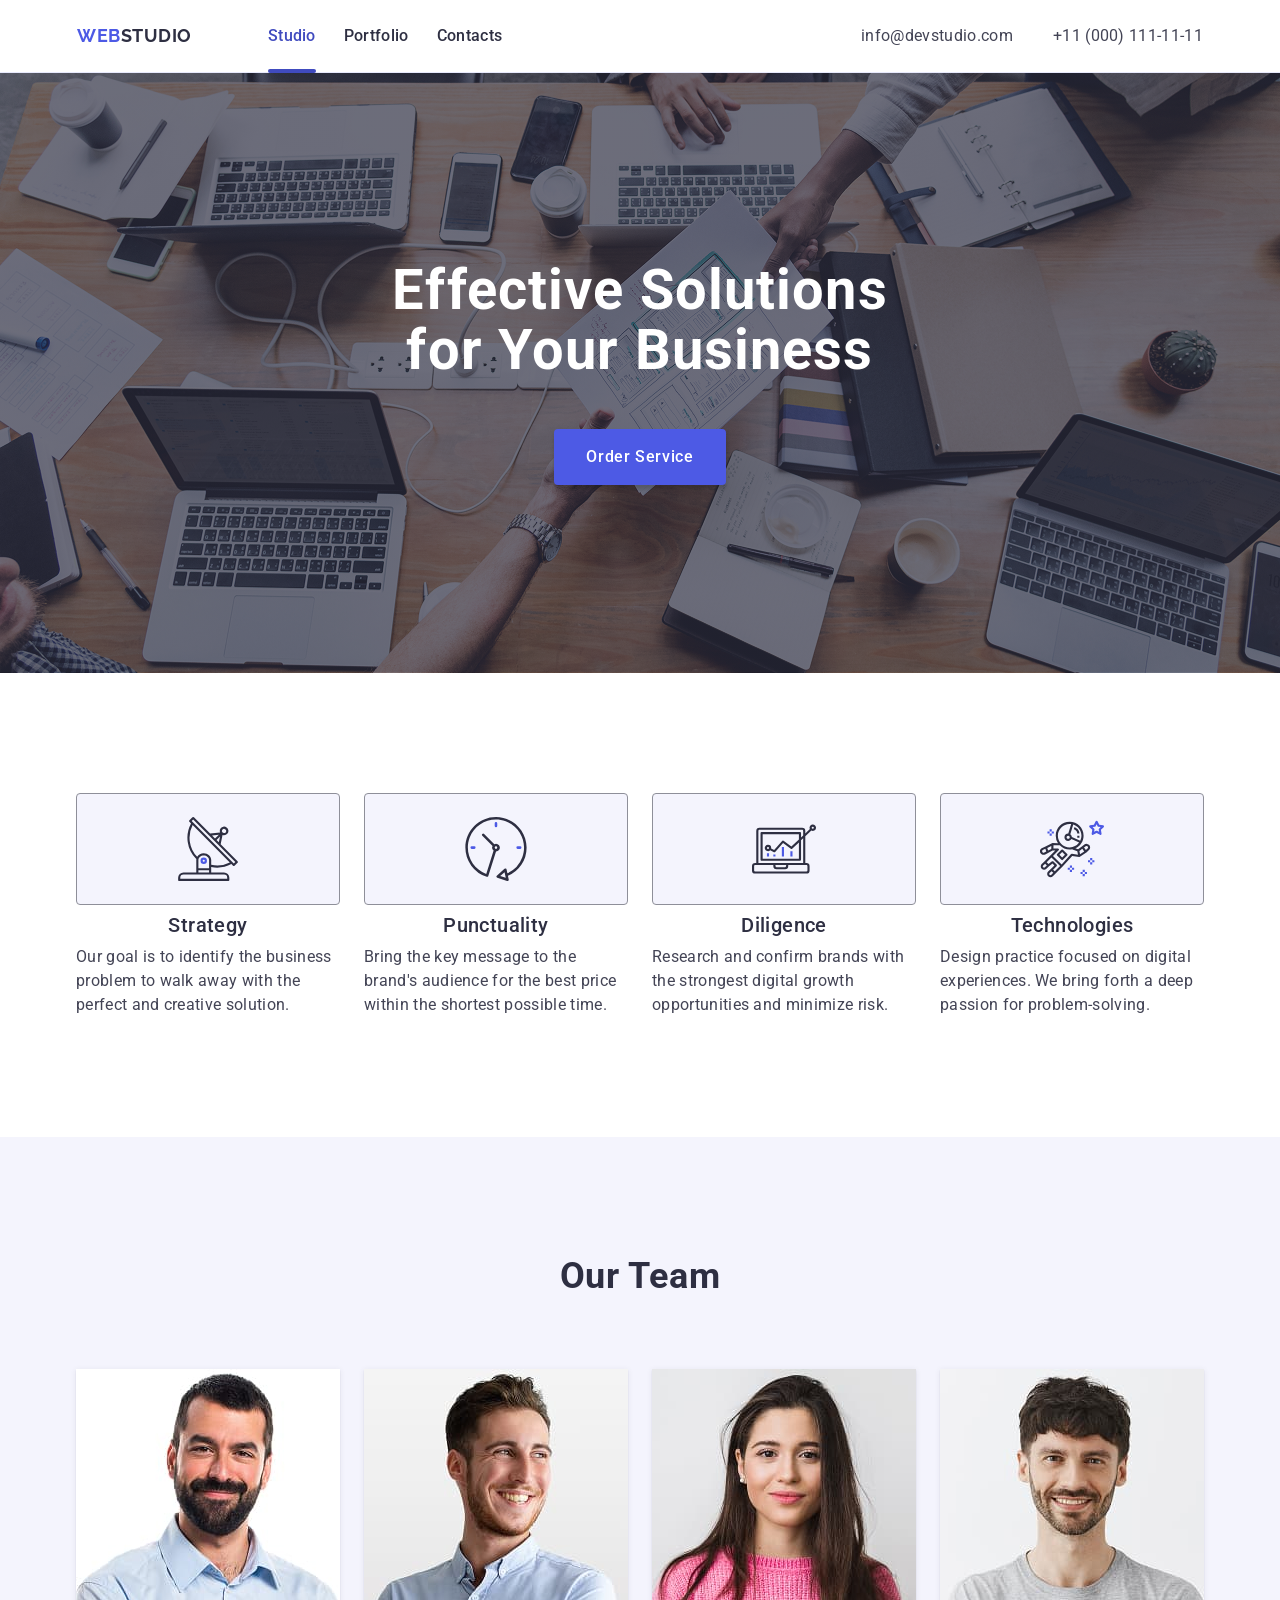
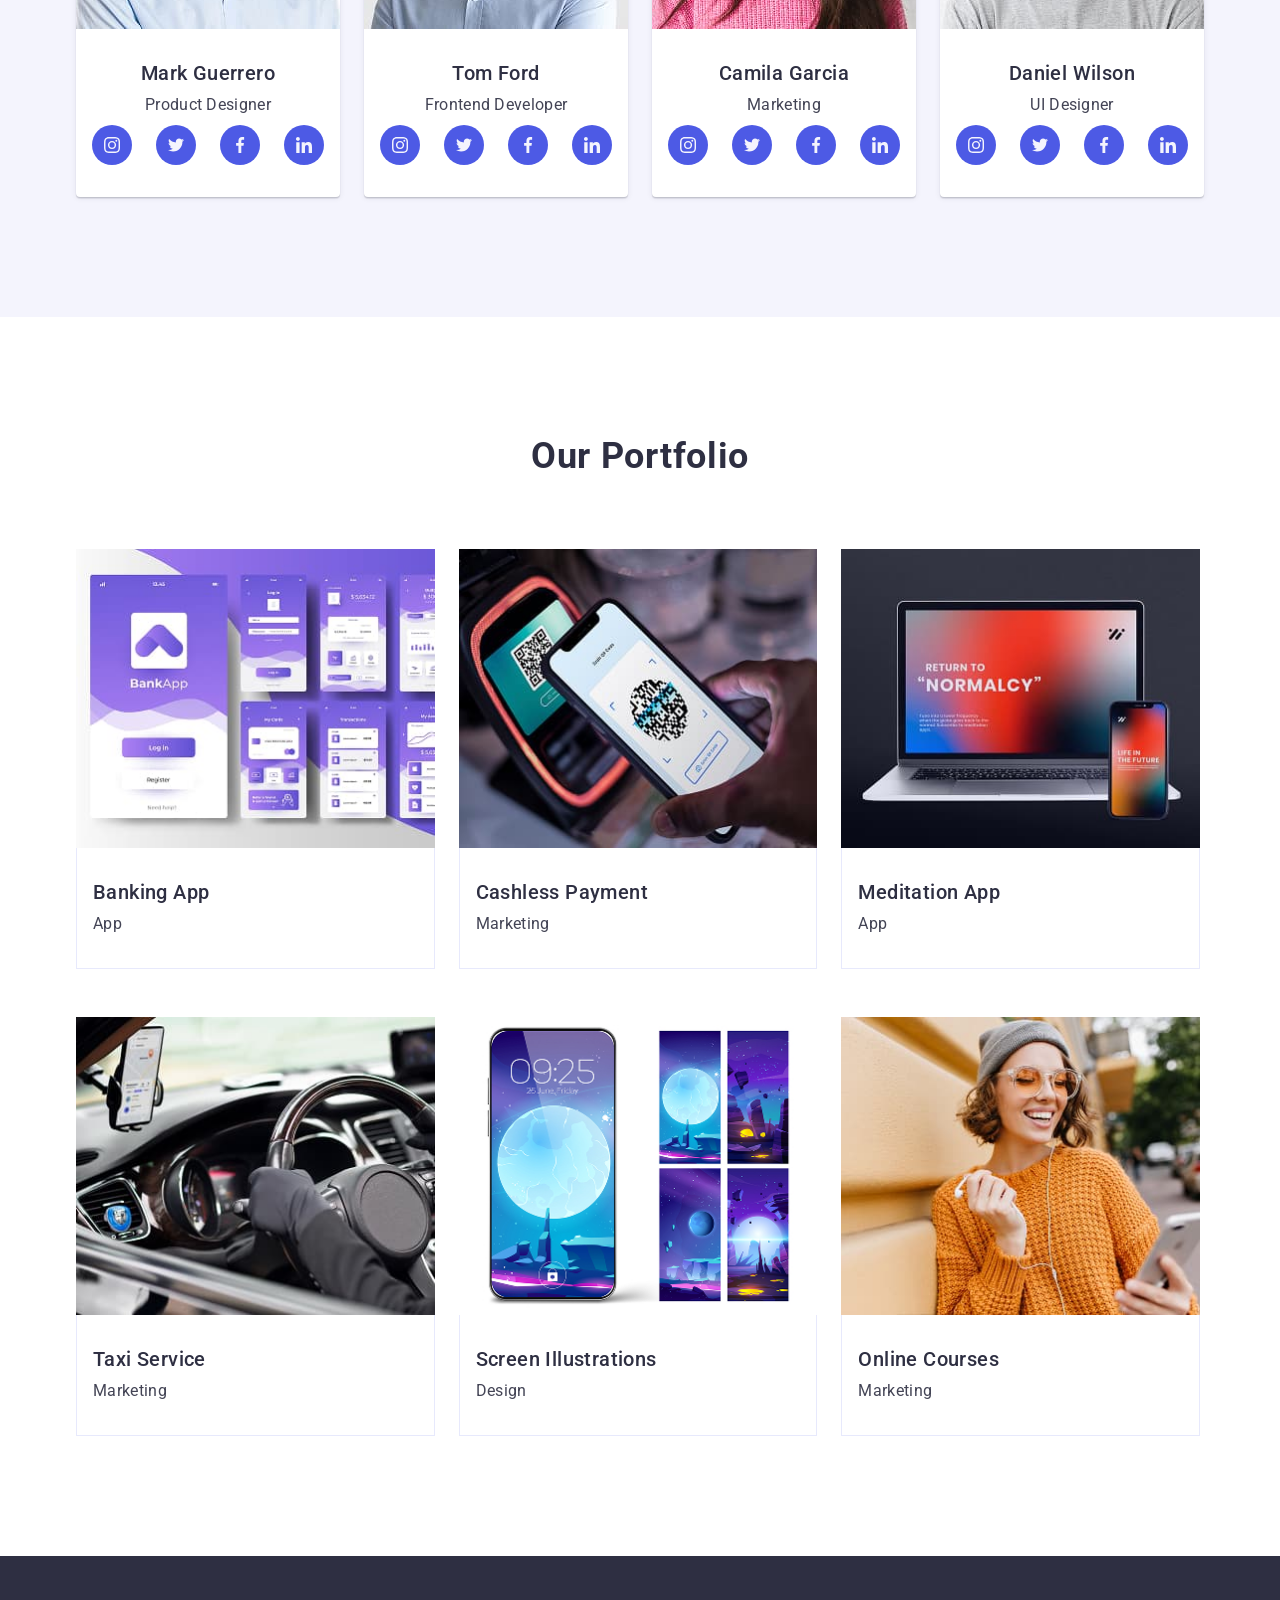
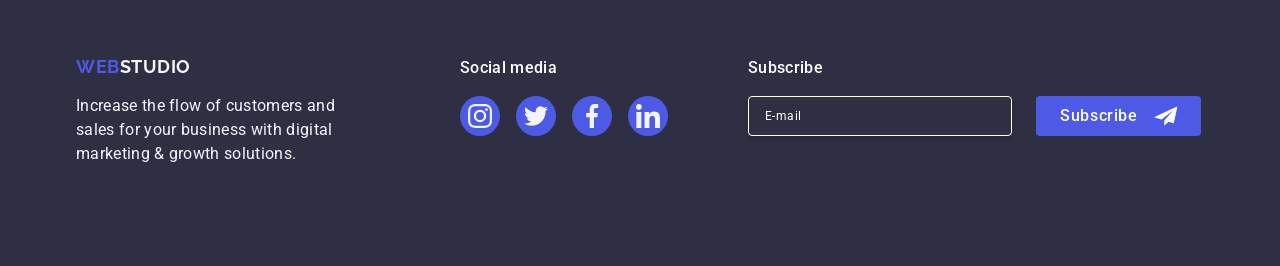
<file: index.html>
<!DOCTYPE html>
<html lang="en">
  <head>
    <meta charset="UTF-8" />
    <meta name="viewport" content="width=device-width, initial-scale=1.0" />
    <title>WebStudio</title>
    <link
      rel="stylesheet"
      href="https://cdn.jsdelivr.net/npm/modern-normalize@2.0.0/modern-normalize.min.css"
    />
    <link rel="preconnect" href="https://fonts.googleapis.com" />
    <link rel="preconnect" href="https://fonts.gstatic.com" crossorigin />
    <link
      href="https://fonts.googleapis.com/css2?family=Borel&family=Raleway:ital,wght@0,700;1,700&family=Roboto:ital,wght@0,400;0,500;0,700;1,400;1,500;1,700&display=swap"
      rel="stylesheet"
    />
    <link rel="stylesheet" href="./css/styles.css" />
  </head>
  <body>
    <!-- header -->
    <header class="header">
      <div class="container header-container">
        <nav class="nav">
          <a href="./index.html" class="header-logo"
            >Web<span class="header-logo-accent">Studio</span></a
          >
          <ul class="nav-list">
            <li>
              <a href="./index.html" class="nav-link current-link">Studio</a>
            </li>
            <li><a href="" class="nav-link">Portfolio</a></li>
            <li><a href="" class="nav-link">Contacts</a></li>
          </ul>
        </nav>

        <address class="address">
          <ul class="address-list">
            <li>
              <a href="mailto:info@devstudio.com" class="contacts-link"
                >info@devstudio.com</a
              >
            </li>
            <li>
              <a href="tel:+110001111111" class="contacts-link"
                >+11 (000) 111-11-11</a
              >
            </li>
          </ul>
        </address>
        <button type="button" class="menu-button">
          <svg class="menu-icon" width="24" height="24">
            <use href="./images/icons.svg#icon-menu"></use>
          </svg>
        </button>
      </div>

      <!-- Modal menu -->
      <div class="mobile-menu">
        <div class="container mobile-menu-container">
          <button type="button" class="mobile-menu-close">
            <svg class="button-icon" width="8" height="8">
              <use href="./images/icons.svg#icon-close"></use>
            </svg>
          </button>
          <nav class="mob-nav">
            <ul class="mob-nav-list">
              <li>
                <a href="./index.html" class="mob-nav-link current-link"
                  >Studio</a
                >
              </li>
              <li><a href="" class="mob-nav-link">Portfolio</a></li>
              <li><a href="" class="mob-nav-link">Contacts</a></li>
            </ul>
          </nav>
          <div class="mobile-footer">
            <address>
              <ul class="mob-address-list">
                <li>
                  <a
                    href="tel:+110001111111"
                    class="mob-address-link accent-link"
                    >+11 (000) 111-11-11</a
                  >
                </li>
                <li>
                  <a href="mailto:info@devstudio.com" class="mob-address-link"
                    >info@devstudio.com</a
                  >
                </li>
              </ul>
            </address>

            <ul class="social-list">
              <li class="social-item">
                <a class="social-link big" href="">
                  <svg class="social-icon" width="24" height="24">
                    <use href="./images/icons.svg#icon-instagram"></use>
                  </svg>
                </a>
              </li>
              <li class="social-item">
                <a class="social-link big" href="">
                  <svg class="social-icon" width="24" height="24">
                    <use href="./images/icons.svg#icon-twitter"></use>
                  </svg>
                </a>
              </li>
              <li class="social-item">
                <a class="social-link big" href="">
                  <svg class="social-icon" width="24" height="24">
                    <use href="./images/icons.svg#icon-facebook"></use>
                  </svg>
                </a>
              </li>
              <li class="social-item">
                <a class="social-link big" href="">
                  <svg class="social-icon" width="24" height="24">
                    <use href="./images/icons.svg#icon-linkedin"></use>
                  </svg>
                </a>
              </li>
            </ul>
          </div>
        </div>
      </div>
    </header>

    <main>
      <!-- section hero -->
      <section class="section-hero">
        <div class="container">
          <h1 class="hero-title">Effective Solutions for Your Business</h1>
          <button type="button" class="button-hero">Order Service</button>
        </div>
      </section>

      <!-- section advantages -->
      <section class="section section-advantages">
        <div class="container">
          <h2 class="section-title visually-hidden">Advantages</h2>
          <ul class="advantages-list">
            <li class="advantages-item">
              <div class="icon-container">
                <svg class="advantages-icon" width="64" height="64">
                  <use href="./images/icons.svg#icon-antenna"></use>
                </svg>
              </div>
              <h3 class="advantages-title">Strategy</h3>
              <p class="advantages-text">
                Our goal is to identify the business problem to walk away with
                the perfect and creative solution.
              </p>
            </li>
            <li class="advantages-item">
              <div class="icon-container">
                <svg class="advantages-icon" width="64" height="64">
                  <use href="./images/icons.svg#icon-clock"></use>
                </svg>
              </div>
              <h3 class="advantages-title">Punctuality</h3>
              <p class="advantages-text">
                Bring the key message to the brand's audience for the best price
                within the shortest possible time.
              </p>
            </li>
            <li class="advantages-item">
              <div class="icon-container">
                <svg class="advantages-icon" width="64" height="64">
                  <use href="./images/icons.svg#icon-diagram"></use>
                </svg>
              </div>
              <h3 class="advantages-title">Diligence</h3>
              <p class="advantages-text">
                Research and confirm brands with the strongest digital growth
                opportunities and minimize risk.
              </p>
            </li>
            <li class="advantages-item">
              <div class="icon-container">
                <svg class="advantages-icon" width="64" height="64">
                  <use href="./images/icons.svg#icon-astronaut"></use>
                </svg>
              </div>
              <h3 class="advantages-title">Technologies</h3>
              <p class="advantages-text">
                Design practice focused on digital experiences. We bring forth a
                deep passion for problem-solving.
              </p>
            </li>
          </ul>
        </div>
      </section>

      <!-- section our team -->
      <section class="section section-team">
        <div class="container">
          <h2 class="section-title">Our Team</h2>
          <ul class="team-list">
            <li class="team-item">
              <img
                src="./images/team1.jpg"
                srcset="./images/team1.jpg 1x, ./images/team1_2x.jpg 2x"
                alt="Mark Guerrero's photo"
                width="264"
                height="260"
              />
              <div class="team-information">
                <h3 class="team-title">Mark Guerrero</h3>
                <p class="team-text">Product Designer</p>
                <ul class="social-list">
                  <li class="social-item">
                    <a class="social-link" href="">
                      <svg class="social-icon" width="16" height="16">
                        <use href="./images/icons.svg#icon-instagram"></use>
                      </svg>
                    </a>
                  </li>
                  <li class="social-item">
                    <a class="social-link" href="">
                      <svg class="social-icon" width="16" height="16">
                        <use href="./images/icons.svg#icon-twitter"></use>
                      </svg>
                    </a>
                  </li>
                  <li class="social-item">
                    <a class="social-link" href="">
                      <svg class="social-icon" width="16" height="16">
                        <use href="./images/icons.svg#icon-facebook"></use>
                      </svg>
                    </a>
                  </li>
                  <li class="social-item">
                    <a class="social-link" href="">
                      <svg class="social-icon" width="16" height="16">
                        <use href="./images/icons.svg#icon-linkedin"></use>
                      </svg>
                    </a>
                  </li>
                </ul>
              </div>
            </li>
            <li class="team-item">
              <img
                src="./images/team2.jpg"
                srcset="./images/team2.jpg 1x, ./images/team2_2x.jpg 2x"
                alt="Tom Ford's photo"
                width="264"
                height="260"
              />
              <div class="team-information">
                <h3 class="team-title">Tom Ford</h3>
                <p class="team-text">Frontend Developer</p>
                <ul class="social-list">
                  <li class="social-item">
                    <a class="social-link" href="">
                      <svg class="social-icon" width="16" height="16">
                        <use href="./images/icons.svg#icon-instagram"></use>
                      </svg>
                    </a>
                  </li>
                  <li class="social-item">
                    <a class="social-link" href="">
                      <svg class="social-icon" width="16" height="16">
                        <use href="./images/icons.svg#icon-twitter"></use>
                      </svg>
                    </a>
                  </li>
                  <li class="social-item">
                    <a class="social-link" href="">
                      <svg class="social-icon" width="16" height="16">
                        <use href="./images/icons.svg#icon-facebook"></use>
                      </svg>
                    </a>
                  </li>
                  <li class="social-item">
                    <a class="social-link" href="">
                      <svg class="social-icon" width="16" height="16">
                        <use href="./images/icons.svg#icon-linkedin"></use>
                      </svg>
                    </a>
                  </li>
                </ul>
              </div>
            </li>
            <li class="team-item">
              <img
                src="./images/team3.jpg"
                srcset="./images/team3.jpg 1x, ./images/team3_2x.jpg 2x"
                alt="Camila Garcia's photo"
                width="264"
                height="260"
              />
              <div class="team-information">
                <h3 class="team-title">Camila Garcia</h3>
                <p class="team-text">Marketing</p>
                <ul class="social-list">
                  <li class="social-item">
                    <a class="social-link" href="">
                      <svg class="social-icon" width="16" height="16">
                        <use href="./images/icons.svg#icon-instagram"></use>
                      </svg>
                    </a>
                  </li>
                  <li class="social-item">
                    <a class="social-link" href="">
                      <svg class="social-icon" width="16" height="16">
                        <use href="./images/icons.svg#icon-twitter"></use>
                      </svg>
                    </a>
                  </li>
                  <li class="social-item">
                    <a class="social-link" href="">
                      <svg class="social-icon" width="16" height="16">
                        <use href="./images/icons.svg#icon-facebook"></use>
                      </svg>
                    </a>
                  </li>
                  <li class="social-item">
                    <a class="social-link" href="">
                      <svg class="social-icon" width="16" height="16">
                        <use href="./images/icons.svg#icon-linkedin"></use>
                      </svg>
                    </a>
                  </li>
                </ul>
              </div>
            </li>
            <li class="team-item">
              <img
                src="./images/team4.jpg"
                srcset="./images/team4.jpg 1x, ./images/team4_2x.jpg 2x"
                alt="Daniel Wilson's photo"
                width="264"
                height="260"
              />
              <div class="team-information">
                <h3 class="team-title">Daniel Wilson</h3>
                <p class="team-text">UI Designer</p>
                <ul class="social-list">
                  <li class="social-item">
                    <a class="social-link" href="">
                      <svg class="social-icon" width="16" height="16">
                        <use href="./images/icons.svg#icon-instagram"></use>
                      </svg>
                    </a>
                  </li>
                  <li class="social-item">
                    <a class="social-link" href="">
                      <svg class="social-icon" width="16" height="16">
                        <use href="./images/icons.svg#icon-twitter"></use>
                      </svg>
                    </a>
                  </li>
                  <li class="social-item">
                    <a class="social-link" href="">
                      <svg class="social-icon" width="16" height="16">
                        <use href="./images/icons.svg#icon-facebook"></use>
                      </svg>
                    </a>
                  </li>
                  <li class="social-item">
                    <a class="social-link" href="">
                      <svg class="social-icon" width="16" height="16">
                        <use href="./images/icons.svg#icon-linkedin"></use>
                      </svg>
                    </a>
                  </li>
                </ul>
              </div>
            </li>
          </ul>
        </div>
      </section>

      <!-- section portfolio-->
      <section class="section-portfolio section">
        <div class="container">
          <h2 class="section-title">Our Portfolio</h2>
          <ul class="portfolio-list">
            <li class="portfolio-item">
              <div class="portfolio-img">
                <img
                  src="./images/portfolio1.jpg"
                  srcset="
                    ./images/portfolio1.jpg    1x,
                    ./images/portfolio1_2x.jpg 2x
                  "
                  alt="Banking App"
                  width="360"
                />
                <p class="overlay">
                  14 Stylish and User-Friendly App Design Concepts · Task
                  Manager App · Calorie Tracker App · Exotic Fruit Ecommerce App
                  · Cloud Storage App
                </p>
              </div>
              <div class="portfolio-card">
                <h3 class="portfolio-title">Banking App</h3>
                <p class="portfolio-text">App</p>
              </div>
            </li>
            <li class="portfolio-item">
              <div class="portfolio-img">
                <img
                  src="./images/portfolio2.jpg"
                  srcset="
                    ./images/portfolio2.jpg    1x,
                    ./images/portfolio2_2x.jpg 2x
                  "
                  alt="Cashless Payment"
                  width="360"
                />
                <p class="overlay">
                  14 Stylish and User-Friendly App Design Concepts · Task
                  Manager App · Calorie Tracker App · Exotic Fruit Ecommerce App
                  · Cloud Storage App
                </p>
              </div>
              <div class="portfolio-card">
                <h3 class="portfolio-title">Cashless Payment</h3>
                <p class="portfolio-text">Marketing</p>
              </div>
            </li>
            <li class="portfolio-item">
              <div class="portfolio-img">
                <img
                  src="./images/portfolio3.jpg"
                  srcset="
                    ./images/portfolio3.jpg    1x,
                    ./images/portfolio3_2x.jpg 2x
                  "
                  alt="Meditation App"
                  width="360"
                />
                <p class="overlay">
                  14 Stylish and User-Friendly App Design Concepts · Task
                  Manager App · Calorie Tracker App · Exotic Fruit Ecommerce App
                  · Cloud Storage App
                </p>
              </div>
              <div class="portfolio-card">
                <h3 class="portfolio-title">Meditation App</h3>
                <p class="portfolio-text">App</p>
              </div>
            </li>
            <li class="portfolio-item">
              <div class="portfolio-img">
                <img
                  src="./images/portfolio4.jpg"
                  srcset="
                    ./images/portfolio4.jpg    1x,
                    ./images/portfolio4_2x.jpg 2x
                  "
                  alt="Taxi Service"
                  width="360"
                />
                <p class="overlay">
                  14 Stylish and User-Friendly App Design Concepts · Task
                  Manager App · Calorie Tracker App · Exotic Fruit Ecommerce App
                  · Cloud Storage App
                </p>
              </div>
              <div class="portfolio-card">
                <h3 class="portfolio-title">Taxi Service</h3>
                <p class="portfolio-text">Marketing</p>
              </div>
            </li>
            <li class="portfolio-item">
              <div class="portfolio-img">
                <img
                  src="./images/portfolio5.jpg"
                  srcset="
                    ./images/portfolio5.jpg    1x,
                    ./images/portfolio5_2x.jpg 2x
                  "
                  alt="Screen Illustrations"
                  width="360"
                />
                <p class="overlay">
                  14 Stylish and User-Friendly App Design Concepts · Task
                  Manager App · Calorie Tracker App · Exotic Fruit Ecommerce App
                  · Cloud Storage App
                </p>
              </div>
              <div class="portfolio-card">
                <h3 class="portfolio-title">Screen Illustrations</h3>
                <p class="portfolio-text">Design</p>
              </div>
            </li>
            <li class="portfolio-item">
              <div class="portfolio-img">
                <img
                  src="./images/portfolio6.jpg"
                  srcset="
                    ./images/portfolio6.jpg    1x,
                    ./images/portfolio6_2x.jpg 2x
                  "
                  alt="Online Courses"
                  width="360"
                />
                <p class="overlay">
                  14 Stylish and User-Friendly App Design Concepts · Task
                  Manager App · Calorie Tracker App · Exotic Fruit Ecommerce App
                  · Cloud Storage App
                </p>
              </div>
              <div class="portfolio-card">
                <h3 class="portfolio-title">Online Courses</h3>
                <p class="portfolio-text">Marketing</p>
              </div>
            </li>
          </ul>
        </div>
      </section>
    </main>

    <!-- footer -->
    <footer class="footer">
      <div class="container footer-content">
        <div class="left-content">
          <a href="/" class="footer-logo"
            >Web<span class="footer-logo-accent">Studio</span></a
          >
          <p class="footer-text">
            Increase the flow of customers and sales for your business with
            digital marketing & growth solutions.
          </p>
        </div>
        <div class="middle-content">
          <p class="social-text">Social media</p>
          <ul class="social-list footer-social">
            <li class="social-item">
              <a class="social-link big" href="">
                <svg class="social-icon" width="24" height="24">
                  <use href="./images/icons.svg#icon-instagram"></use>
                </svg>
              </a>
            </li>
            <li class="social-item">
              <a class="social-link big" href="">
                <svg class="social-icon" width="24" height="24">
                  <use href="./images/icons.svg#icon-twitter"></use>
                </svg>
              </a>
            </li>
            <li class="social-item">
              <a class="social-link big" href="">
                <svg class="social-icon" width="24" height="24">
                  <use href="./images/icons.svg#icon-facebook"></use>
                </svg>
              </a>
            </li>
            <li class="social-item">
              <a class="social-link big" href="">
                <svg class="social-icon" width="24" height="24">
                  <use href="./images/icons.svg#icon-linkedin"></use>
                </svg>
              </a>
            </li>
          </ul>
        </div>
        <div class="right-content">
          <p class="form-text">Subscribe</p>
          <form class="subscribe-form">
            <label for="subscribe" class="subscribe-label">
              <input
                id="subscribe"
                name="subscribe"
                type="email"
                placeholder="E-mail"
                class="subscribe-input"
              />
            </label>
            <button type="submit" class="subscribe-button">
              Subscribe
              <svg class="subscribe-icon" width="24" height="24">
                <use href="./images/icons.svg#icon-plane"></use>
              </svg>
            </button>
          </form>
        </div>
      </div>
    </footer>

    <!-- Modal window -->
    <div class="modal-overlay">
      <div class="modal">
        <button type="button" class="close-modal-button">
          <svg class="button-icon" width="8" height="8">
            <use href="./images/icons.svg#icon-close"></use>
          </svg>
        </button>
        <p class="modal-text">Leave your contacts and we will call you back</p>
        <form class="modal-form">
          <div class="modal-field">
            <label class="input-label" for="user-name"> Name </label>
            <div class="input-container">
              <input
                id="user-name"
                type="text"
                name="user-name"
                class="form-input"
              />
              <svg class="input-icon" width="18" height="24">
                <use href="./images/icons.svg#icon-person"></use>
              </svg>
            </div>
          </div>
          <div class="modal-field">
            <label class="input-label" for="phone">Phone </label>
            <div class="input-container">
              <input id="phone" type="tel" name="phone" class="form-input" />
              <svg class="input-icon" width="18" height="24">
                <use href="./images/icons.svg#icon-phone"></use>
              </svg>
            </div>
          </div>
          <div class="modal-field">
            <label class="input-label" for="email">Email </label>
            <div class="input-container">
              <input id="email" type="email" name="email" class="form-input" />
              <svg class="input-icon" width="18" height="24">
                <use href="./images/icons.svg#icon-email"></use>
              </svg>
            </div>
          </div>
          <div class="modal-field last-field">
            <label for="user-comment" class="input-label"> Comment </label>
            <textarea
              id="user-comment"
              name="user-comment"
              placeholder="Text input"
              class="form-textarea"
            ></textarea>
          </div>
          <div class="modal-field agreement-field">
            <input
              id="user-privacy"
              type="checkbox"
              name="user-privacy"
              value="true"
              class="form-checkbox visually-hidden"
            />
            <label for="user-privacy" class="form-agreement">
              <span class="custom-checkbox">
                <svg class="check-icon" width="10" height="8">
                  <use href="./images/icons.svg#icon-check"></use>
                </svg>
              </span>
              I accept the terms and conditions of the
              <a href="" class="agreement-link">Privacy Policy</a>
            </label>
          </div>
          <button class="form-button" type="submit">Send</button>
        </form>
      </div>
    </div>

    <script src="js/index.js" defer></script>
  </body>
</html>
</file>
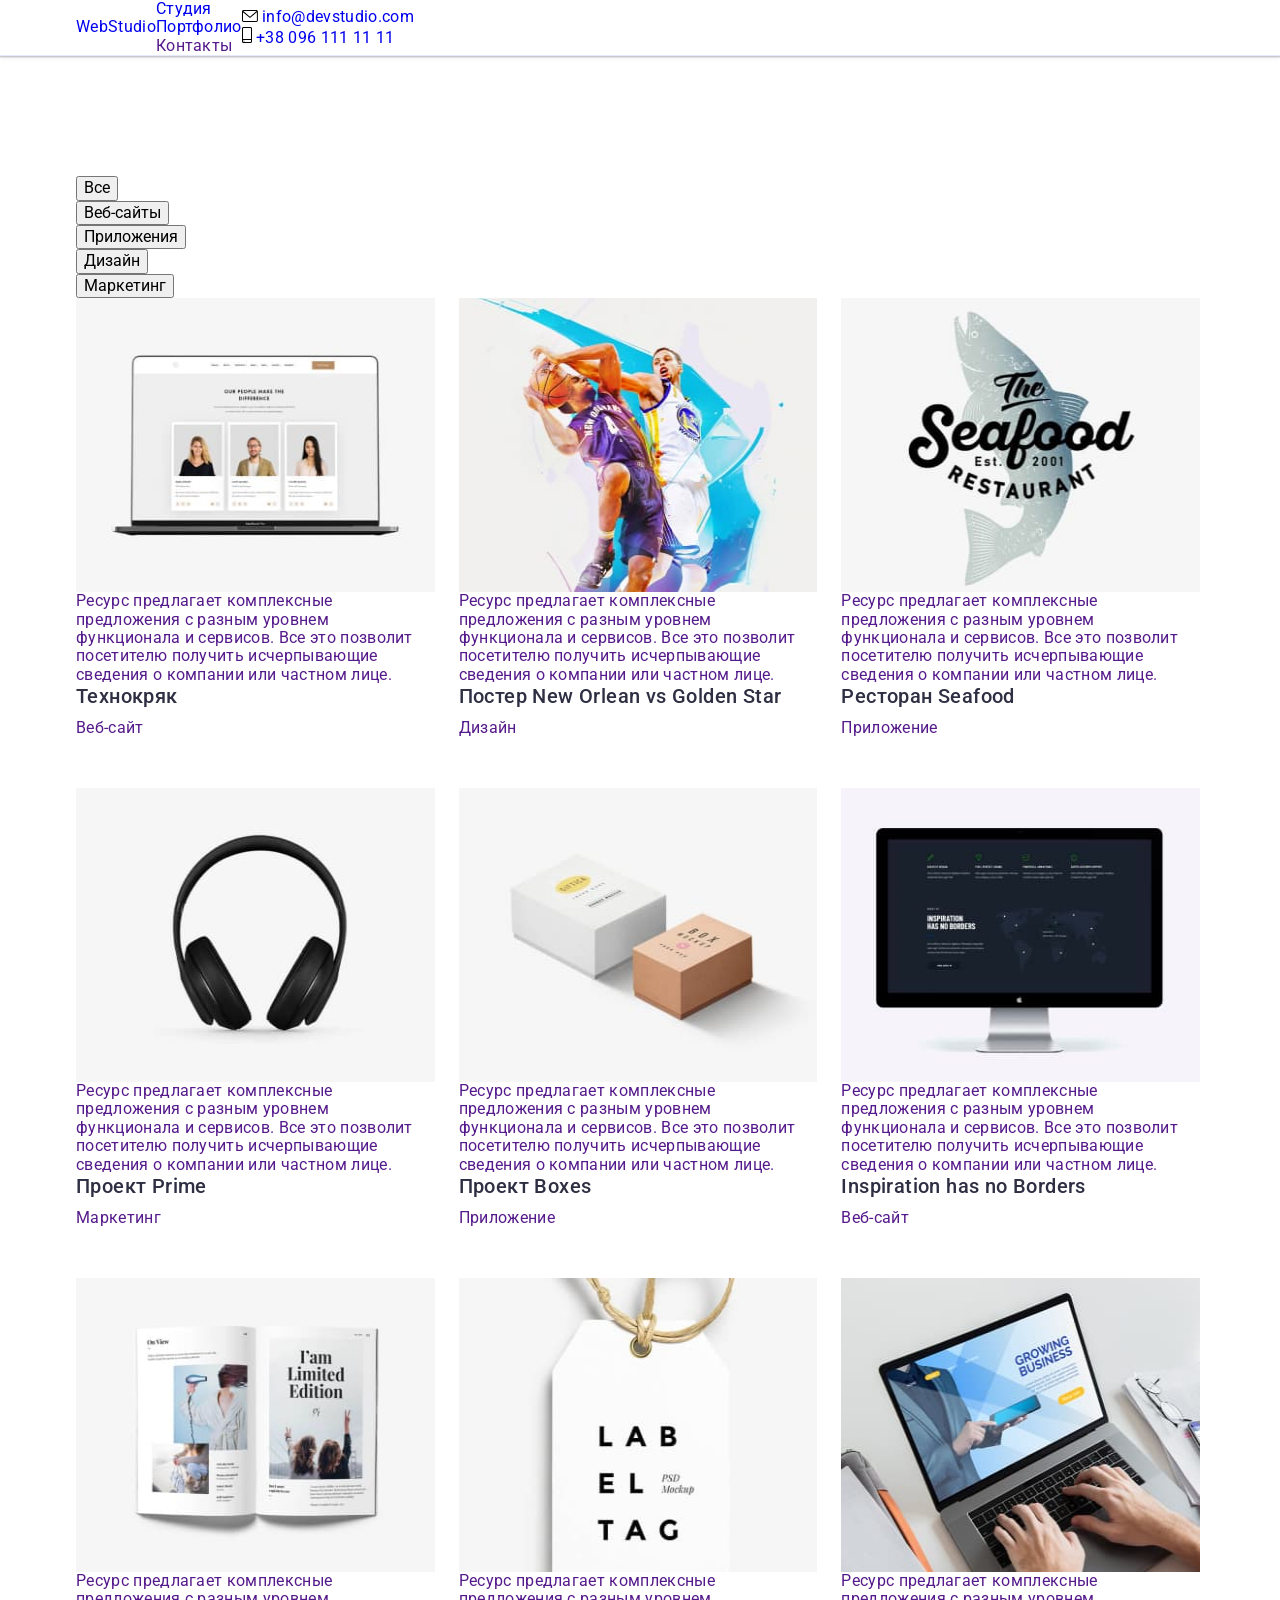
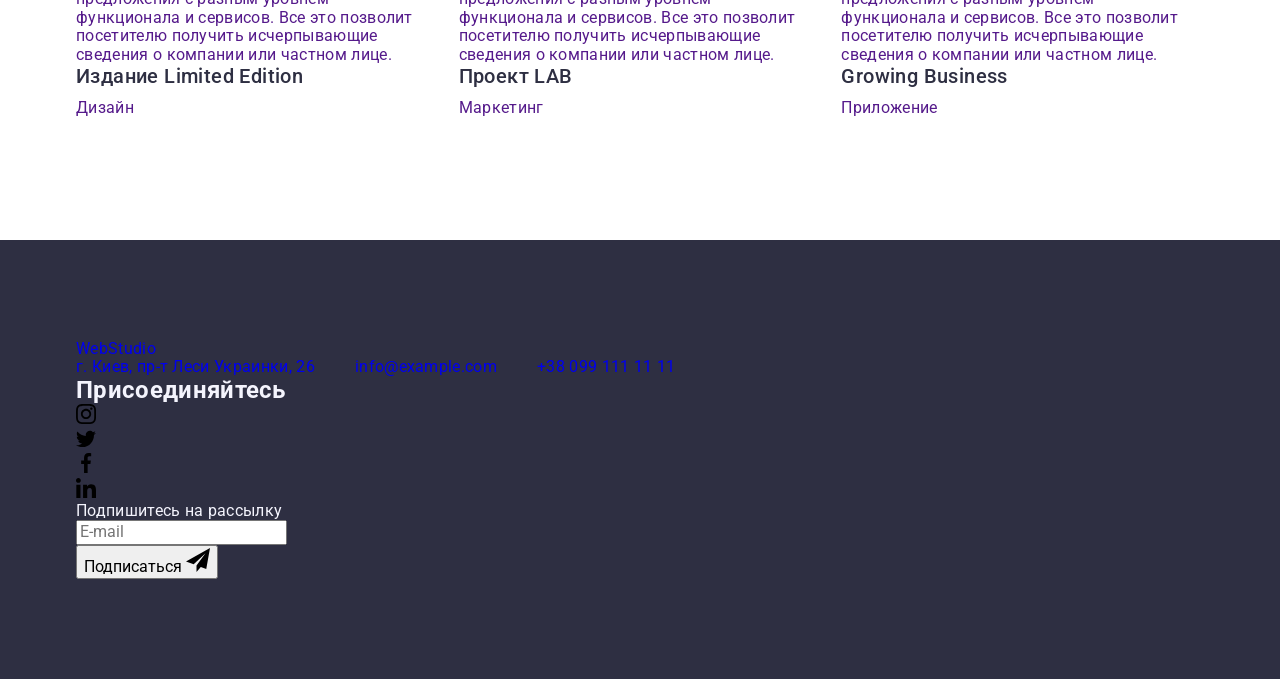
<file: portfolio.html>
<!DOCTYPE html>
<html lang="ru">
  <head>
    <meta charset="UTF-8" />
    <meta http-equiv="X-UA-Compatible" content="IE=edge" />
    <meta name="viewport" content="width=device-width, initial-scale=1.0" />
    <link
      href="https://fonts.googleapis.com/css2?family=Raleway:wght@700&family=Roboto:wght@400;500;700;900&display=swap"
      rel="stylesheet"
    />
    <link
      rel="stylesheet"
      href="https://cdnjs.cloudflare.com/ajax/libs/modern-normalize/1.1.0/modern-normalize.min.css"
      integrity="sha512-wpPYUAdjBVSE4KJnH1VR1HeZfpl1ub8YT/NKx4PuQ5NmX2tKuGu6U/JRp5y+Y8XG2tV+wKQpNHVUX03MfMFn9Q=="
      crossorigin="anonymous"
      referrerpolicy="no-referrer"
    />
    <link rel="stylesheet" href="./css/styles.css" />
    <title>Портфолио</title>
  </head>
  <body>
    <!-- Шапка сайта -->
    <header class="header">
      <div class="container nav">
        <nav class="header-nav nav">
          <a href="./index.html" class="logo link"
            >Web<span class="logo-header">Studio</span></a
          >
          <ul class="header-list list">
            <li class="header-item">
              <a href="./index.html" class="header-link link">Студия</a>
            </li>
            <li class="header-item">
              <a href="./portfolio.html" class="header-link link current"
                >Портфолио</a
              >
            </li>
            <li class="header-item">
              <a href="" class="header-link link">Контакты</a>
            </li>
          </ul>
        </nav>
        <ul class="contact-list list">
          <li class="contact-item">
            <a href="mailto:info@devstudio.com" class="contact-link link">
              <svg class="contact-icon" width="16" height="12">
                <use href="./images/symbol-defs.svg#icon-envelope"></use>
              </svg>
              info@devstudio.com
            </a>
          </li>
          <li class="contact-item">
            <a href="tel:+380961111111" class="contact-link link">
              <svg class="contact-icon" width="10" height="16">
                <use href="./images/symbol-defs.svg#icon-smartphone"></use>
              </svg>
              +38 096 111 11 11
            </a>
          </li>
        </ul>
      </div>
    </header>
    <!-- Основная часть сайта -->
    <main>
      <section class="portfolio-main section">
        <div class="container">
          <h1 class="visually-hidden">Портфолио</h1>
          <ul class="portfolio-btns list">
            <li class="portfolio-btn-item">
              <button type="button" class="portfolio-btn btn btn-current">
                Все
              </button>
            </li>
            <li class="portfolio-btn-item">
              <button type="button" class="portfolio-btn btn">Веб-сайты</button>
            </li>
            <li class="portfolio-btn-item">
              <button type="button" class="portfolio-btn btn">
                Приложения
              </button>
            </li>
            <li class="portfolio-btn-item">
              <button type="button" class="portfolio-btn btn">Дизайн</button>
            </li>
            <li class="portfolio-btn-item">
              <button type="button" class="portfolio-btn btn">Маркетинг</button>
            </li>
          </ul>
          <ul class="portfolio-list list">
            <li class="portfolio-item">
              <a href="" class="portfolio-link link">
                <div class="portfolio-wrap">
                  <img
                    src="./images/project1.jpg"
                    alt="Веб-сайт Технокряк"
                    width="370"
                    height="294"
                    class="image"
                  />
                  <p class="portfolio-overlay-text">
                    Ресурс предлагает комплексные предложения с разным уровнем
                    функционала и сервисов. Все это позволит посетителю получить
                    исчерпывающие сведения о компании или частном лице.
                  </p>
                </div>
                <div class="card-text">
                  <h2 class="portfolio-title">Технокряк</h2>
                  <p class="portfolio-text">Веб-сайт</p>
                </div>
              </a>
            </li>
            <li class="portfolio-item">
              <a href="" class="portfolio-link link">
                <div class="portfolio-wrap">
                  <img
                    src="./images/project2.jpg"
                    alt="Постер Новый Орлеан"
                    width="370"
                    height="294"
                    class="image"
                  />
                  <p class="portfolio-overlay-text">
                    Ресурс предлагает комплексные предложения с разным уровнем
                    функционала и сервисов. Все это позволит посетителю получить
                    исчерпывающие сведения о компании или частном лице.
                  </p>
                </div>

                <div class="card-text">
                  <h2 class="portfolio-title">
                    Постер <span lang="en">New Orlean vs Golden Star</span>
                  </h2>
                  <p class="portfolio-text">Дизайн</p>
                </div>
              </a>
            </li>
            <li class="portfolio-item">
              <a href="" class="portfolio-link link">
                <div class="portfolio-wrap">
                  <img
                    src="./images/project3.jpg"
                    alt="Приложение Ресторана Сифуд"
                    width="370"
                    height="294"
                    class="image"
                  />
                  <p class="portfolio-overlay-text">
                    Ресурс предлагает комплексные предложения с разным уровнем
                    функционала и сервисов. Все это позволит посетителю получить
                    исчерпывающие сведения о компании или частном лице.
                  </p>
                </div>

                <div class="card-text">
                  <h2 class="portfolio-title">
                    Ресторан <span lang="en">Seafood</span>
                  </h2>
                  <p class="portfolio-text">Приложение</p>
                </div>
              </a>
            </li>
            <li class="portfolio-item">
              <a href="" class="portfolio-link link">
                <div class="portfolio-wrap">
                  <img
                    src="./images/project4.jpg"
                    alt="Маркетинг Проект Прайм"
                    width="370"
                    height="294"
                    class="image"
                  />
                  <p class="portfolio-overlay-text">
                    Ресурс предлагает комплексные предложения с разным уровнем
                    функционала и сервисов. Все это позволит посетителю получить
                    исчерпывающие сведения о компании или частном лице.
                  </p>
                </div>
                <div class="card-text">
                  <h2 class="portfolio-title">
                    Проект <span lang="en">Prime</span>
                  </h2>
                  <p class="portfolio-text">Маркетинг</p>
                </div>
              </a>
            </li>
            <li class="portfolio-item">
              <a href="" class="portfolio-link link">
                <div class="portfolio-wrap">
                  <img
                    src="./images/project5.jpg"
                    alt="Приложение Боксес"
                    width="370"
                    height="294"
                    class="image"
                  />
                  <p class="portfolio-overlay-text">
                    Ресурс предлагает комплексные предложения с разным уровнем
                    функционала и сервисов. Все это позволит посетителю получить
                    исчерпывающие сведения о компании или частном лице.
                  </p>
                </div>
                <div class="card-text">
                  <h2 class="portfolio-title">
                    Проект <span lang="en">Boxes</span>
                  </h2>
                  <p class="portfolio-text">Приложение</p>
                </div>
              </a>
            </li>
            <li class="portfolio-item">
              <a href="" class="portfolio-link link">
                <div class="portfolio-wrap">
                  <img
                    src="./images/project6.jpg"
                    alt="Веб-сайт Инспирейшен хэс но Бордерс"
                    width="370"
                    height="294"
                    class="image"
                  />
                  <p class="portfolio-overlay-text">
                    Ресурс предлагает комплексные предложения с разным уровнем
                    функционала и сервисов. Все это позволит посетителю получить
                    исчерпывающие сведения о компании или частном лице.
                  </p>
                </div>
                <div class="card-text">
                  <h2 lang="en" class="portfolio-title">
                    Inspiration has no Borders
                  </h2>
                  <p class="portfolio-text">Веб-сайт</p>
                </div>
              </a>
            </li>
            <li class="portfolio-item">
              <a href="" class="portfolio-link link">
                <div class="portfolio-wrap">
                  <img
                    src="./images/project7.jpg"
                    alt="Журнал Лимитед Идишен"
                    width="370"
                    height="294"
                    class="image"
                  />
                  <p class="portfolio-overlay-text">
                    Ресурс предлагает комплексные предложения с разным уровнем
                    функционала и сервисов. Все это позволит посетителю получить
                    исчерпывающие сведения о компании или частном лице.
                  </p>
                </div>
                <div class="card-text">
                  <h2 class="portfolio-title">
                    Издание <span lang="en">Limited Edition</span>
                  </h2>
                  <p class="portfolio-text">Дизайн</p>
                </div>
              </a>
            </li>
            <li class="portfolio-item">
              <a href="" class="portfolio-link link">
                <div class="portfolio-wrap">
                  <img
                    src="./images/project8.jpg"
                    alt="Маркетинг проект Лаб"
                    width="370"
                    height="294"
                    class="image"
                  />
                  <p class="portfolio-overlay-text">
                    Ресурс предлагает комплексные предложения с разным уровнем
                    функционала и сервисов. Все это позволит посетителю получить
                    исчерпывающие сведения о компании или частном лице.
                  </p>
                </div>
                <div class="card-text">
                  <h2 class="portfolio-title">
                    Проект <span lang="en">LAB</span>
                  </h2>
                  <p class="portfolio-text">Маркетинг</p>
                </div>
              </a>
            </li>
            <li class="portfolio-item">
              <a href="" class="portfolio-link link">
                <div class="portfolio-wrap">
                  <img
                    src="./images/project9.jpg"
                    alt="Приложение Гроуинг Бизнес"
                    width="370"
                    height="294"
                    class="image"
                  />
                  <p class="portfolio-overlay-text">
                    Ресурс предлагает комплексные предложения с разным уровнем
                    функционала и сервисов. Все это позволит посетителю получить
                    исчерпывающие сведения о компании или частном лице.
                  </p>
                </div>
                <div class="card-text">
                  <h2 lang="en" class="portfolio-title">Growing Business</h2>
                  <p class="portfolio-text">Приложение</p>
                </div>
              </a>
            </li>
          </ul>
        </div>
      </section>
    </main>
    <!-- Подвал сайта -->
    <footer class="footer">
      <div class="container blocks">
        <div class="footer-contacts">
          <a href="./index.html" class="logo link"
            >Web<span class="logo-footer">Studio</span></a
          >
          <address class="footer-address">
            <ul class="address-list list">
              <li class="address-item">
                <a
                  href="https://goo.gl/maps/TXbuBhdWPS78tGni8"
                  target="_blank"
                  rel="noreferrer noopener"
                  class="address-link link"
                >
                  г. Киев, пр-т Леси Украинки, 26
                </a>
              </li>
              <li class="address-item">
                <a
                  href="mailto:info@example.com"
                  class="address-contact-link link"
                  >info@example.com</a
                >
              </li>
              <li class="address-item">
                <a href="tel:+380991111111" class="address-contact-link link"
                  >+38 099 111 11 11</a
                >
              </li>
            </ul>
          </address>
        </div>
        <div class="footer-social">
          <h2 class="footer-social-title">Присоединяйтесь</h2>
          <ul class="soc-list list">
            <li class="soc-item">
              <a
                href="Instagram.com"
                target="_blank"
                rel="noreferrer noopener"
                class="soc-link"
              >
                <svg class="soc-icon" width="20" height="20">
                  <use
                    href="./images/symbol-defs.svg#icon-instagram"
                  ></use></svg
              ></a>
            </li>
            <li class="soc-item">
              <a
                href="Twitter.com"
                target="_blank"
                rel="noreferrer noopener"
                class="soc-link"
              >
                <svg class="soc-icon" width="20" height="20">
                  <use href="./images/symbol-defs.svg#icon-twitter"></use></svg
              ></a>
            </li>
            <li class="soc-item">
              <a
                href="Facebook.com"
                target="_blank"
                rel="noreferrer noopener"
                class="soc-link"
              >
                <svg class="soc-icon" width="20" height="20">
                  <use href="./images/symbol-defs.svg#icon-facebook"></use></svg
              ></a>
            </li>
            <li class="soc-item">
              <a
                href="Linkedin.com"
                target="_blank"
                rel="noreferrer noopener"
                class="soc-link"
              >
                <svg class="soc-icon" width="20" height="20">
                  <use href="./images/symbol-defs.svg#icon-linkedin"></use>
                </svg>
              </a>
            </li>
          </ul>
        </div>
        <div class="footer-follow">
          <p class="follow-text">Подпишитесь на рассылку</p>
          <form class="follow-form">
            <div class="follow-field">
              <label for="follow"></label>
              <input
                type="email"
                name="email"
                id="follow"
                placeholder="E-mail"
                class="follow-input"
                minlength="5"
                required
              />
            </div>
            <button type="submit" class="follow-btn btn">
              Подписаться
              <svg class="icon-btn-follow" width="24" height="24">
                <use href="./images/symbol-defs.svg#icon-btn-follow"></use>
              </svg>
            </button>
          </form>
        </div>
      </div>
    </footer>
  </body>
</html>
</file>
<file: css/styles.css>
:root {
  --primary-font: 'Roboto', sans-serif;
  --logo-font: 'Raleway', sans-serif;
  --text-color: #2e2f42;
  --accent-color: #4d5ae5;
  --secondary-text-color: #434455;
  --hover-color: #404bbf;
  --accent-section-color: #2e2f42;
  --transition: 250ms cubic-bezier(0.4, 0, 0.2, 1);
  --white-color: #ffffff;
  --light-grey: #8e8f99;
}

body {
  font-family: var(--primary-font);
  letter-spacing: 0.02em;

  color: var(--secondary-text-color);
  background-color: var(--white-color);
}

body.modal-open {
  overflow: hidden;
}

address {
  font-style: normal;
}

button {
  cursor: pointer;
}

a {
  text-decoration: none;
  display: block;
}

ul {
  list-style: none;

  margin: 0;
  padding-left: 0;
}

h1,
h2,
h3,
p {
  margin: 0;
}

img {
  display: block;
  max-width: 100%;
}

.container {
  max-width: 320px;
  padding: 0 16px;
  margin: 0 auto;
}

@media screen and (min-width: 768px) {
  .container {
    max-width: 768px;
  }
}

@media screen and (min-width: 1158px) {
  .container {
    max-width: 1158px;
    padding: 0 15px;
  }
}

.section {
  padding: 96px 0;
}

@media screen and (min-width: 1158px) {
  .section {
    padding: 120px 0;
  }
}

.section-title {
  font-size: 36px;
  line-height: 1.11;

  letter-spacing: 0.02em;
  text-transform: capitalize;
  text-align: center;
  color: var(--text-color);

  margin-bottom: 72px;
}

.visually-hidden {
  position: absolute;
  width: 1px;
  height: 1px;
  margin: -1px;
  border: 0;
  padding: 0;

  white-space: nowrap;
  clip-path: inset(100%);
  clip: rect(0 0 0 0);
  overflow: hidden;
}

/* Header */

.header {
  border-bottom: 1px solid #e7e9fc;
  box-shadow: 0px 2px 1px rgba(46, 47, 66, 0.08),
    0px 1px 1px rgba(46, 47, 66, 0.16), 0px 1px 6px rgba(46, 47, 66, 0.08);
}

.header-container {
  display: flex;
  justify-content: space-between;
  align-items: center;
  padding: 0 16px;
}

.header-logo {
  font-family: var(--logo-font);
  font-weight: 700;
  font-size: 18px;
  line-height: 1.17;
  letter-spacing: 0.03em;

  text-transform: uppercase;

  color: var(--accent-color);

  padding: 16px 0;
}

@media screen and (min-width: 768px) {
  .header-logo {
    margin-right: 120px;
    padding: 24px 0;
  }
}

@media screen and (min-width: 1158px) {
  .header-logo {
    margin-right: 76px;
  }
}

.header-logo-accent {
  color: var(--text-color);
}

.nav {
  display: flex;
  align-items: center;
}

.nav-list,
.address {
  display: none;
}

@media screen and (min-width: 768px) {
  .nav-list {
    display: flex;
    gap: 24px;
  }
  .address {
    display: block;
  }

  .address-list {
    display: flex;
    flex-direction: column;
    gap: 12px;
  }
}

@media screen and (min-width: 1158px) {
  .nav-list {
    gap: 28px;
  }

  .address-list {
    flex-direction: row;
    gap: 40px;
  }
}

.nav-link {
  font-weight: 500;
  font-size: 16px;
  line-height: 1.5;
  color: var(--text-color);
  position: relative;
  padding: 16px 0;
  transition: color var(--transition);
}

@media screen and (min-width: 768px) {
  .nav-link {
    padding: 24px 0;
  }
}

.nav-link.current-link {
  color: var(--hover-color);
}

.nav-link::after {
  content: '';
  position: absolute;
  left: 0;
  bottom: -1px;
  height: 4px;
  border-radius: 2px;
  background-color: var(--hover-color);
  width: 0;
  opacity: 0;
  transition: width var(--transition), opacity var(--transition);
}

.nav-link.current-link::after,
.nav-link:hover::after {
  width: 100%;
  opacity: 1;
}

.contacts-link {
  font-size: 16px;
  line-height: 1.5;
  color: var(--secondary-text-color);

  transition: color var(--transition);
}

@media screen and (min-width: 768px) {
  .contacts-link {
    font-size: 12px;
    line-height: 1.167;
    letter-spacing: 0.04em;
  }
}

@media screen and (min-width: 1158px) {
  .contacts-link {
    font-size: 16px;
    line-height: 1.5;
    padding: 24px 0;
    letter-spacing: 0.02em;
  }
}

.nav-link:hover,
.nav-link:focus,
.contacts-link:hover,
.contacts-link:focus {
  color: var(--hover-color);
}

.menu-button {
  padding: 0;
  border: none;
  background-color: transparent;
}

@media screen and (min-width: 768px) {
  .menu-button {
    display: none;
  }
}

.menu-icon {
  display: block;
  fill: #2f2f37;
}

.mobile-menu {
  position: fixed;
  top: 0;
  left: 0;
  width: 100%;
  height: 100%;

  background-color: var(--white-color);
  opacity: 0;
  visibility: hidden;
  pointer-events: none;

  transition: opacity var(--transition), visibility var(--transition);
}

.mobile-menu.is-open {
  opacity: 1;
  visibility: visible;
  pointer-events: auto;
}

@media screen and (min-width: 768px) {
  .mobile-menu {
    display: none;
  }
}

.mobile-menu-container {
  position: relative;
  padding-top: 72px;
  padding-bottom: 40px;

  display: flex;
  flex-direction: column;
  justify-content: space-between;
  height: 100%;
}

.mob-nav-link {
  font-weight: 700;
  font-size: 36px;
  line-height: 1.11;
  color: var(--text-color);

  margin-bottom: 40px;
}

.mob-nav-link.current-link {
  color: var(--hover-color);
}

.mobile-footer {
  display: flex;
  flex-direction: column;
  gap: 48px;
}

.mob-address-list {
  display: flex;
  flex-direction: column;
  gap: 24px;
}

.mob-address-link {
  font-size: 20px;
  font-weight: 500;
  line-height: 1.2;

  color: var(--secondary-text-color);
}

.mob-address-link.accent-link {
  color: var(--accent-color);
}

/* Section Hero */

.section-hero {
  background-color: var(--accent-section-color);
  background-image: linear-gradient(
      rgba(46, 47, 66, 0.7),
      rgba(46, 47, 66, 0.7)
    ),
    url(../images/hero-mob.jpg);
  background-repeat: no-repeat;
  background-position: center;
  background-size: cover;
  padding: 72px 0;

  max-width: 320px;
  margin: 0 auto;
}

@media screen and (min-width: 768px) {
  .section-hero {
    padding: 112px 0;
    max-width: 768px;
    background-image: linear-gradient(
        rgba(46, 47, 66, 0.7),
        rgba(46, 47, 66, 0.7)
      ),
      url(../images/hero-tab.jpg);
  }
}

@media screen and (min-width: 1158px) {
  .section-hero {
    max-width: 1440px;
    padding: 188px 0;
    background-image: linear-gradient(
        rgba(46, 47, 66, 0.7),
        rgba(46, 47, 66, 0.7)
      ),
      url(../images/hero.jpg);
  }
}

@media (min-resolution: 192dpi) {
  .section-hero {
    background-image: linear-gradient(
        rgba(46, 47, 66, 0.7),
        rgba(46, 47, 66, 0.7)
      ),
      url('../images/hero-mob_2x.jpg');
  }
}

@media (min-resolution: 192dpi) and (min-width: 768px) {
  .section-hero {
    background-image: linear-gradient(
        rgba(46, 47, 66, 0.7),
        rgba(46, 47, 66, 0.7)
      ),
      url('../images/hero-tab_2x.jpg');
  }
}

@media (min-resolution: 192dpi) and (min-width: 1158px) {
  .section-hero {
    background-image: linear-gradient(
        rgba(46, 47, 66, 0.7),
        rgba(46, 47, 66, 0.7)
      ),
      url('../images/hero_2x.jpg');
  }
}

.hero-title {
  font-size: 36px;
  line-height: 1.11;
  letter-spacing: 0.02em;

  color: var(--white-color);

  text-align: center;

  margin: 0 auto 72px;

  max-width: 216px;
}

@media screen and (min-width: 768px) {
  .hero-title {
    font-size: 56px;
    line-height: 1.07;

    max-width: 496px;

    margin: 0 auto 36px;
  }
}

@media screen and (min-width: 1158px) {
  .hero-title {
    margin: 0 auto 48px;
  }
}

.button-hero {
  display: block;

  font-size: 16px;
  font-weight: 500;
  line-height: 1.5;
  letter-spacing: 0.04em;

  background-color: var(--accent-color);
  color: var(--white-color);

  padding: 16px 32px;
  min-width: 169px;
  margin: 0 auto;

  border: none;
  border-radius: 4px;

  box-shadow: 0px 4px 4px rgba(0, 0, 0, 0.15);

  transition: background-color var(--transition);
}

.button-hero:hover,
.button-hero:focus {
  background-color: var(--hover-color);
}

/* Section advantages */

.section-advantages {
  background-color: var(--white-color);
}

.advantages-list {
  display: flex;
  flex-direction: column;
  gap: 72px;
}

@media screen and (min-width: 768px) {
  .advantages-list {
    flex-direction: row;
    flex-wrap: wrap;

    gap: 72px 24px;
  }
}

@media screen and (min-width: 1158px) {
  .advantages-list {
    gap: 24px;
  }
}

@media screen and (min-width: 768px) {
  .advantages-item {
    flex-basis: calc((100% - 24px) / 2);
  }
}

@media screen and (min-width: 1158px) {
  .advantages-item {
    flex-basis: calc((100% - 72px) / 4);
  }
}

.icon-container {
  display: none;
}

@media screen and (min-width: 1158px) {
  .icon-container {
    background-color: #f4f4fd;
    border: 1px solid var(--light-grey);
    border-radius: 4px;

    margin-bottom: 8px;
    padding: 24px 0;

    display: flex;
    justify-content: center;
    align-items: center;

    height: 112px;
  }
}

.advantages-title {
  font-size: 36px;
  line-height: 1.11;
  font-weight: 700;
  letter-spacing: 0.02em;
  color: var(--text-color);

  margin-bottom: 8px;

  text-align: center;
}

@media screen and (min-width: 1158px) {
  .advantages-title {
    font-size: 20px;
    line-height: 1.2;
    font-weight: 500;
  }
}

.advantages-text {
  font-size: 16px;
  line-height: 1.5;
  font-weight: 500;
}

@media screen and (min-width: 1158px) {
  .advantages-text {
    font-weight: 400;
  }
}

/* Section team */

.section-team {
  background-color: #f4f4fd;
}

.team-list {
  display: flex;
  flex-direction: column;

  align-items: center;
  gap: 72px;
}

@media screen and (min-width: 768px) {
  .team-list {
    flex-direction: row;
    flex-wrap: wrap;
    justify-content: center;

    gap: 64px 24px;
  }
}

@media screen and (min-width: 1158px) {
  .team-list {
    gap: 24px;
  }
}

.team-item {
  background-color: var(--white-color);
  border-radius: 0px 0px 4px 4px;
  box-shadow: 0px 2px 1px 0px rgba(46, 47, 66, 0.08),
    0px 1px 1px 0px rgba(46, 47, 66, 0.16),
    0px 1px 6px 0px rgba(46, 47, 66, 0.08);

  max-width: 264px;
}

@media screen and (min-width: 768px) {
  .team-item {
    flex-basis: calc((100% - 24px) / 2);
  }
}

@media screen and (min-width: 1158px) {
  .team-item {
    flex-basis: calc((100% - 72px) / 4);
    max-width: 100%;
  }
}

.team-information {
  padding: 32px 0px;
  text-align: center;
}

.team-title {
  font-size: 20px;
  line-height: 1.2;
  letter-spacing: 0.02em;
  font-weight: 500;

  text-transform: capitalize;

  color: var(--text-color);

  margin-bottom: 8px;
}

.team-text {
  font-size: 16px;
  line-height: 1.5;
  margin-bottom: 8px;
}

.social-list {
  display: flex;
  justify-content: center;
  gap: 24px;
}

.social-link {
  width: 40px;
  height: 40px;
  background-color: var(--accent-color);
  border-radius: 50%;
  display: flex;
  align-items: center;
  justify-content: center;
  transition: background-color var(--transition);
}

.social-link:hover,
.social-link:focus {
  background-color: var(--hover-color);
}

.social-icon {
  fill: #f4f4fd;
}

/* Section portfolio */

.portfolio-list {
  display: flex;
  flex-direction: column;
  gap: 48px;
}

@media screen and (min-width: 768px) {
  .portfolio-list {
    flex-direction: row;
    flex-wrap: wrap;
    gap: 72px 24px;
  }
}

@media screen and (min-width: 1158px) {
  .portfolio-list {
    gap: 48px 24px;
  }
}

.portfolio-item {
  transition: box-shadow var(--transition);
}

@media screen and (min-width: 768px) {
  .portfolio-item {
    flex-basis: calc((100% - 24px) / 2);
  }
}

@media screen and (min-width: 1158px) {
  .portfolio-item {
    flex-basis: calc((100% - 52px) / 3);
  }
}

.portfolio-item:hover,
.portfolio-item:focus {
  box-shadow: 0px 1px 6px rgba(46, 47, 66, 0.08),
    0px 1px 1px rgba(46, 47, 66, 0.16), 0px 2px 1px rgba(46, 47, 66, 0.08);

  cursor: pointer;
}

.portfolio-card {
  border: 1px solid #e7e9fc;
  border-top: none;
  padding: 32px 16px;
}

.portfolio-img {
  position: relative;
  overflow: hidden;
}

.overlay {
  font-size: 16px;
  line-height: 1.5;
  letter-spacing: 0.02em;

  background-color: var(--accent-color);
  color: #f4f4fd;

  padding: 40px 32px;

  position: absolute;
  top: 0;
  width: 100%;
  height: 100%;

  transform: translateY(100%);
  transition: transform var(--transition);
}

.portfolio-item:hover .overlay,
.portfolio-item:focus .overlay {
  transform: translateY(0);
}

.portfolio-title {
  font-size: 20px;
  line-height: 1.2;
  font-weight: 500;
  letter-spacing: 0.02em;

  color: var(--text-color);

  margin-bottom: 8px;
}

.portfolio-text {
  font-size: 16px;
  line-height: 1.5;
}

/* Footer */
.footer {
  background-color: var(--accent-section-color);
  color: #f4f4fd;

  padding: 96px 0;
}

@media screen and (min-width: 1158px) {
  .footer {
    padding: 100px 0;
  }
}

.footer-content {
  display: flex;
  flex-direction: column;
  align-items: center;
  gap: 72px;
}

@media screen and (min-width: 768px) {
  .footer-content {
    flex-direction: row;
    align-items: baseline;
    flex-wrap: wrap;
    justify-content: flex-start;
    gap: 72px 24px;
    max-width: 584px;
  }
}

@media screen and (min-width: 1158px) {
  .footer-content {
    max-width: 1158px;
    gap: 0;
  }
}

.footer-logo {
  display: block;

  font-family: var(--logo-font);
  font-weight: 700;
  font-size: 18px;
  line-height: 1.17;
  letter-spacing: 0.03em;

  text-transform: uppercase;

  color: var(--accent-color);

  margin-bottom: 17.5px;

  text-align: center;
}

@media screen and (min-width: 768px) {
  .footer-logo {
    display: inline-block;
    text-align: left;
  }
}

@media screen and (min-width: 1158px) {
  .footer-logo {
    margin-bottom: 16px;
  }
}

.footer-logo-accent {
  color: #f4f4fd;
}

@media screen and (min-width: 768px) {
  .middle-content {
    margin-right: 0;
  }
}

@media screen and (min-width: 1158px) {
  .left-content {
    margin-right: 120px;
  }

  .middle-content {
    margin-right: 80px;
  }
}

.footer-text {
  line-height: 1.5;

  max-width: 264px;
}

.social-list.footer-social {
  gap: 16px;
}

.social-text,
.form-text {
  font-size: 16px;
  font-weight: 500;
  line-height: 1.5;
  letter-spacing: 0.02em;

  margin-bottom: 16px;
  color: var(--white-color);

  text-align: center;
}

@media screen and (min-width: 768px) {
  .social-text,
  .form-text {
    text-align: left;
  }
}

.social-link.big:hover,
.social-link.big:focus {
  background-color: rgba(49, 208, 170, 1);
}

.subscribe-form {
  display: flex;
  flex-direction: column;
  gap: 16px;
}

@media screen and (min-width: 768px) {
  .subscribe-form {
    flex-direction: row;
    gap: 24px;
  }
}

.subscribe-input {
  width: 288px;
  height: 40px;

  padding: 8px 16px;

  background-color: transparent;
  box-shadow: 0px 4px 4px rgba(0, 0, 0, 0.15);
  border-radius: 4px;
  border: 1px solid var(--white-color);
  outline: transparent;

  font-size: 12px;
  line-height: 2;
  letter-spacing: 0.04em;

  color: var(--white-color);

  transition: border-color var(--transition);
}

@media screen and (min-width: 768px) {
  .subscribe-input {
    width: 264px;
  }
}

.subscribe-input::placeholder {
  font-size: 12px;
  line-height: 2;
  letter-spacing: 0.04em;

  color: var(--white-color);
}

.subscribe-input:active,
.subscribe-input:focus {
  border-color: var(--accent-color);
}

.subscribe-button {
  display: flex;
  align-items: center;
  justify-content: center;

  width: 165px;
  margin: 0 auto;
  padding: 8px 24px;

  font-weight: 500;
  font-size: 16px;
  line-height: 1.5;
  letter-spacing: 0.04em;

  border-radius: 4px;
  border: none;
  color: var(--white-color);
  background-color: var(--accent-color);

  transition: background-color var(--transition);
}

.subscribe-button:hover,
.subscribe-button:focus {
  background-color: var(--hover-color);
}

.subscribe-icon {
  margin-left: 16px;
  fill: var(--white-color);
}

/* Modal window */

.modal-overlay {
  position: fixed;
  top: 0;
  left: 0;
  width: 100%;
  height: 100%;
  z-index: 2;

  background: rgba(46, 47, 66, 0.4);

  opacity: 0;
  visibility: hidden;
  pointer-events: none;

  transition: opacity var(--transition), visibility var(--transition);
}

.modal-overlay.is-open {
  opacity: 1;
  visibility: visible;
  pointer-events: all;
}

.modal {
  position: absolute;
  top: 50%;
  left: 50%;
  transform: translate(-50%, -50%);

  width: 288px;
  min-height: 623px;
  padding: 72px 16px 24px;

  background-color: #fcfcfc;
  box-shadow: 0px 1px 1px 0px rgba(0, 0, 0, 0.14),
    0px 1px 3px 0px rgba(0, 0, 0, 0.12), 0px 2px 1px 0px rgba(0, 0, 0, 0.2);
  border-radius: 4px;

  transition: transform var(--transition);
}

@media screen and (min-width: 768px) {
  .modal {
    width: 408px;
    min-height: 584px;
    padding: 72px 24px 24px;
  }
}

.modal-overlay.is-open .modal {
  transform: translate(-50%, -50%) scale(1);
}

.close-modal-button,
.mobile-menu-close {
  display: flex;
  justify-content: center;
  align-items: center;

  position: absolute;
  top: 24px;
  right: 24px;

  width: 24px;
  height: 24px;

  padding: 0;
  margin: 0px 0px 24px auto;

  background-color: #e7e9fc;

  border-radius: 50%;
  border: 1px solid rgba(0, 0, 0, 0.1);

  transition: background-color var(--transition), border var(--transition);
}

.close-modal-button:hover,
.close-modal-button:focus,
.mobile-menu-close:hover,
.mobile-menu-close:focus {
  background-color: var(--hover-color);
  border: none;
}

.close-modal-button:hover .button-icon,
.close-modal-button:focus .button-icon,
.mobile-menu-close:hover .button-icon,
.mobile-menu-close:focus .button-icon {
  fill: var(--white-color);
}

.button-icon {
  fill: var(--text-color);
  transition: fill var(--transition);
}

.modal-text {
  font-size: 16px;
  line-height: 1.5;
  font-weight: 500;
  letter-spacing: 0.02em;

  color: var(--accent-section-color);
  text-align: center;

  margin-bottom: 16px;
}

.modal-form {
  display: flex;
  flex-direction: column;
}

.modal-field {
  margin-bottom: 8px;
}

.input-label {
  font-size: 12px;
  line-height: 1.17;
  letter-spacing: 0.04em;
  color: var(--light-grey);
  margin-bottom: 4px;

  width: 100%;
  display: block;
}

.last-field {
  margin-bottom: 16px;
}

.input-container {
  position: relative;
}

.form-input,
.form-textarea {
  height: 40px;
  width: 100%;

  padding-left: 38px;

  border-radius: 4px;
  border: 1px solid rgba(46, 47, 66, 0.4);
  background-color: transparent;
  outline: transparent;

  font-size: 12px;
  line-height: 1.17;
  letter-spacing: 0.04em;
  outline: transparent;

  transition: border-color var(--transition);
}

.form-input:active,
.form-input:focus,
.form-textarea:active,
.form-textarea:focus {
  border-color: var(--accent-color);
}

.form-input:active + .input-icon,
.form-input:focus + .input-icon {
  fill: var(--accent-color);
}

.input-icon {
  position: absolute;
  fill: var(--text-color);
  top: 50%;
  left: 16px;
  transform: translateY(-50%);
  transition: fill var(--transition);
}

.form-textarea {
  resize: none;

  padding: 8px 16px;

  height: 120px;
  color: rgba(46, 47, 66, 0.4);
}

.form-textarea::placeholder {
  color: rgba(117, 117, 117, 0.5);
}

.agreement-field {
  margin-bottom: 24px;
}

.form-agreement {
  font-size: 12px;
  line-height: 1.17;
  letter-spacing: 0.04em;
  color: var(--light-grey);

  cursor: pointer;
}

.custom-checkbox {
  width: 16px;
  height: 16px;

  border: 1px solid rgba(46, 47, 66, 0.4);
  border-radius: 2px;

  display: inline-flex;
  align-items: center;
  justify-content: center;

  fill: transparent;

  margin-right: 8px;

  transition: background-color var(--transition), border var(--transition),
    fill var(--transition);
}

.form-checkbox:checked + .form-agreement > .custom-checkbox {
  background-color: var(--hover-color);
  border: none;
  fill: #f4f4fd;
}

.agreement-link {
  color: var(--accent-color);
  text-decoration: underline;

  display: inline;
}

.form-button {
  font-family: 'Roboto', sans-serif;
  font-size: 16px;
  font-weight: 500;
  line-height: 1.5;
  letter-spacing: 0.04em;

  background-color: var(--accent-color);
  box-shadow: 0px 4px 4px 0px rgba(0, 0, 0, 0.15);
  color: var(--white-color);
  border-radius: 4px;
  border: none;

  display: block;
  margin: 0 auto;
  padding: 0;
  min-width: 169px;
  height: 56px;

  transition: background-color var(--transition);
}

.form-button:hover,
.form-button:focus {
  background-color: var(--hover-color);
}
</file>
